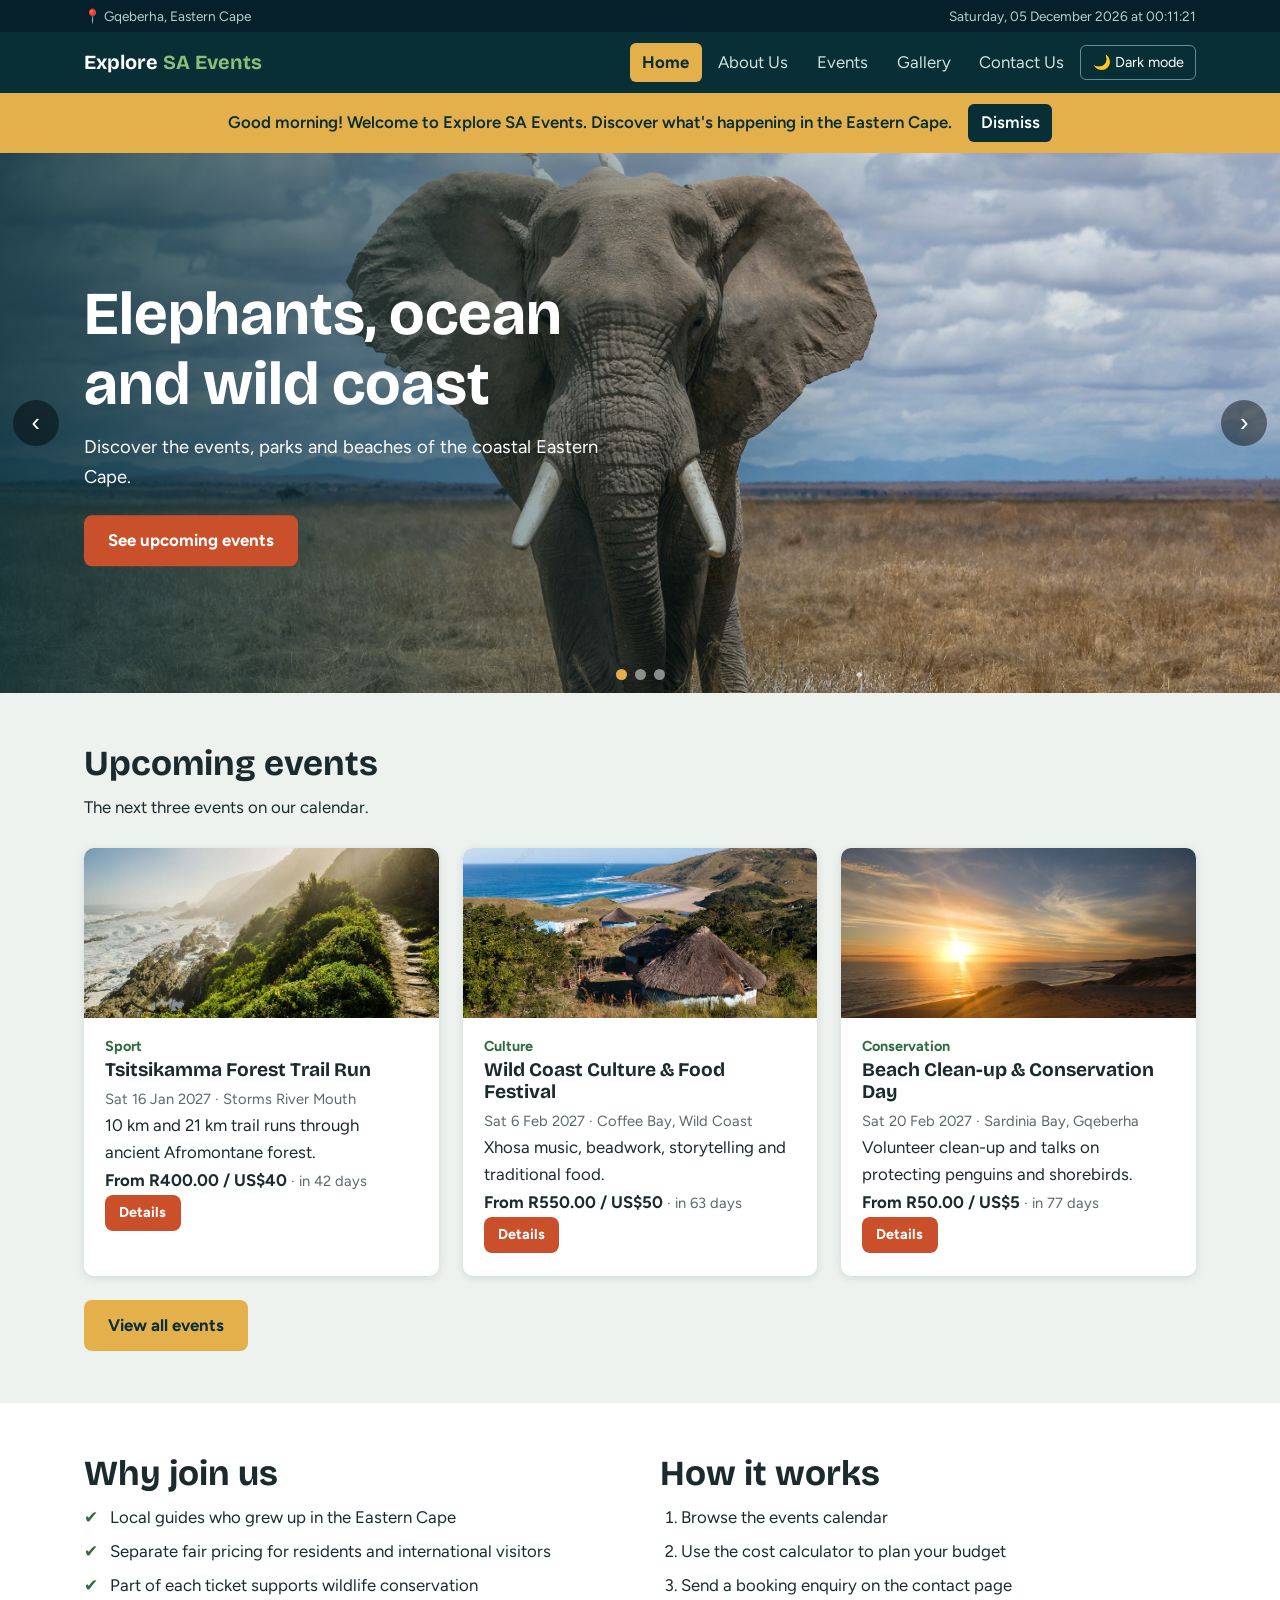
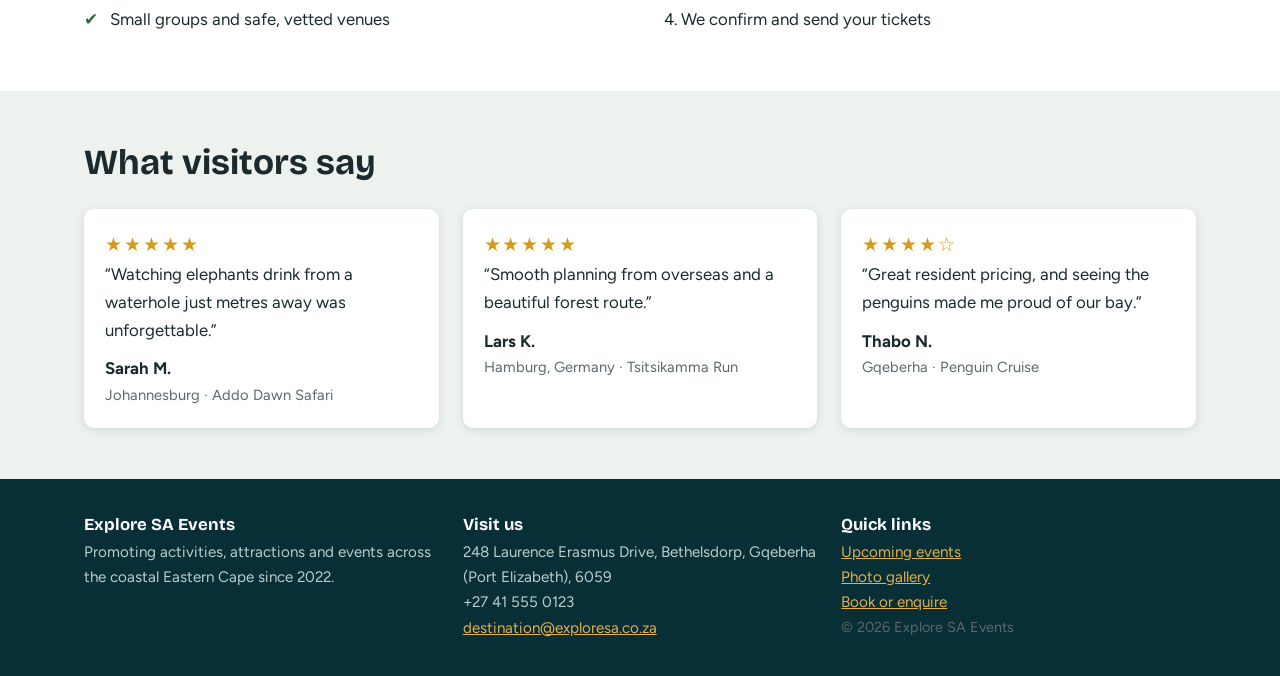
<file: WEB512_FA2_Nathanael/index.html>
<!DOCTYPE html>
<html lang="en">

<head>
    <meta charset="UTF-8">
    <meta name="viewport" content="width=device-width, initial-scale=1">
    <title>Home | Explore SA Events</title>
    <meta name="description" content="Events, parks and beaches of the coastal Eastern Cape.">
    <link rel="preconnect" href="https://fonts.googleapis.com">
    <link
        href="https://fonts.googleapis.com/css2?family=Bricolage+Grotesque:wght@600;700&family=Figtree:wght@400;600;700&display=swap"
        rel="stylesheet">
    <link rel="stylesheet" href="css/style.css">
</head>

<body id="page-index">
    <header id="site-header">
        <div class="topbar">
            <div><span>📍 Gqeberha, Eastern Cape</span><span id="datetime" aria-live="off"></span></div>
        </div>
        <nav aria-label="Main navigation"><a class="logo" href="index.html">Explore <span>SA Events</span></a>
            <ul>
                <li><a href="index.html" class="active" aria-current="page">Home</a></li>
                <li><a href="about.html">About Us</a></li>
                <li><a href="events.html">Events</a></li>
                <li><a href="gallery.html">Gallery</a></li>
                <li><a href="contact.html">Contact Us</a></li>
                <li><button id="theme-toggle" type="button" aria-pressed="false">🌙 Dark mode</button></li>
            </ul>
        </nav>
    </header>
    <main>
        <div id="welcome" role="status" hidden><span id="welcome-text"></span><button type="button"
                id="welcome-close">Dismiss</button></div>
        <section class="slideshow" id="slideshow" aria-label="Featured events slideshow">
            <article class="slide active"><img src="images/Addo elephants.jpg" alt="Elephant herd in Addo Elephant National Park">
                <div class="text">
                    <h1>Elephants, ocean and wild coast</h1>
                    <p>Discover the events, parks and beaches of the coastal Eastern Cape.</p><a class="btn"
                        href="events.html">See upcoming events</a>
                </div>
            </article>
            <article class="slide"><img src="images/penguins.jpg" alt="African penguins on Bird Island, Algoa Bay">
                <div class="text">
                    <h1>Protect the African penguin</h1>
                    <p>Join cruises and clean-ups that support endangered coastal wildlife.</p><a class="btn"
                        href="events.html">Join an event</a>
                </div>
            </article>
            <article class="slide"><img src="images/1-tsitsikamma-hike-ocean-trail-adobe-1-1024x581.jpg" alt="Afromontane forest in Tsitsikamma">
                <div class="text">
                    <h1>Forests, surf and culture</h1>
                    <p>From Tsitsikamma trails to Jeffreys Bay waves, there is an event for everyone.</p><a class="btn"
                        href="gallery.html">Open the gallery</a>
                </div>
            </article><button class="sl-btn" id="prev" type="button" aria-label="Previous slide">‹</button><button
                class="sl-btn" id="next" type="button" aria-label="Next slide">›</button>
            <div class="dots" id="dots"></div>
        </section>
        <section class="wrap">
            <h2>Upcoming events</h2>
            <p>The next three events on our calendar.</p>
            <div class="grid" id="upcoming"></div>
            <p style="margin-top:1.5rem"><a class="btn alt" href="events.html">View all events</a></p>
        </section>
        <section class="band">
            <div class="wrap split">
                <article>
                    <h2>Why join us</h2>
                    <ul class="ticks">
                        <li>Local guides who grew up in the Eastern Cape</li>
                        <li>Separate fair pricing for residents and international visitors</li>
                        <li>Part of each ticket supports wildlife conservation</li>
                        <li>Small groups and safe, vetted venues</li>
                    </ul>
                </article>
                <article>
                    <h2>How it works</h2>
                    <ol class="steps">
                        <li>Browse the events calendar</li>
                        <li>Use the cost calculator to plan your budget</li>
                        <li>Send a booking enquiry on the contact page</li>
                        <li>We confirm and send your tickets</li>
                    </ol>
                </article>
            </div>
        </section>
        <section class="wrap">
            <h2>What visitors say</h2>
            <div class="grid">
                <article class="review">
                    <div class="stars" aria-label="5 out of 5 stars">★★★★★</div>
                    <p>“Watching elephants drink from a waterhole just metres away was unforgettable.”</p>
                    <p class="who">Sarah M.</p>
                    <p class="meta">Johannesburg · Addo Dawn Safari</p>
                </article>
                <article class="review">
                    <div class="stars" aria-label="5 out of 5 stars">★★★★★</div>
                    <p>“Smooth planning from overseas and a beautiful forest route.”</p>
                    <p class="who">Lars K.</p>
                    <p class="meta">Hamburg, Germany · Tsitsikamma Run</p>
                </article>
                <article class="review">
                    <div class="stars" aria-label="4 out of 5 stars">★★★★☆</div>
                    <p>“Great resident pricing, and seeing the penguins made me proud of our bay.”</p>
                    <p class="who">Thabo N.</p>
                    <p class="meta">Gqeberha · Penguin Cruise</p>
                </article>
            </div>
        </section>
    </main>
    <footer>
        <div class="wrap">
            <section>
                <h3>Explore SA Events</h3>
                <p>Promoting activities, attractions and events across the coastal Eastern Cape since 2022.</p>
            </section>
            <section>
                <h3>Visit us</h3>
                <address style="font-style:normal">248 Laurence Erasmus Drive, Bethelsdorp, Gqeberha (Port Elizabeth),
                    6059<br>+27 41 555 0123<br><a href="mailto:destination@exploresa.co.za">destination@exploresa.co.za</a>
                </address>
            </section>
            <section>
                <h3>Quick links</h3>
                <p><a href="events.html">Upcoming events</a><br><a href="gallery.html">Photo gallery</a><br><a
                        href="contact.html">Book or enquire</a></p>
                <p class="note">© 2026 Explore SA Events</p>
            </section>
        </div>
    </footer>
    <script src="js/script.js"></script>
</body>

</html>
</file>
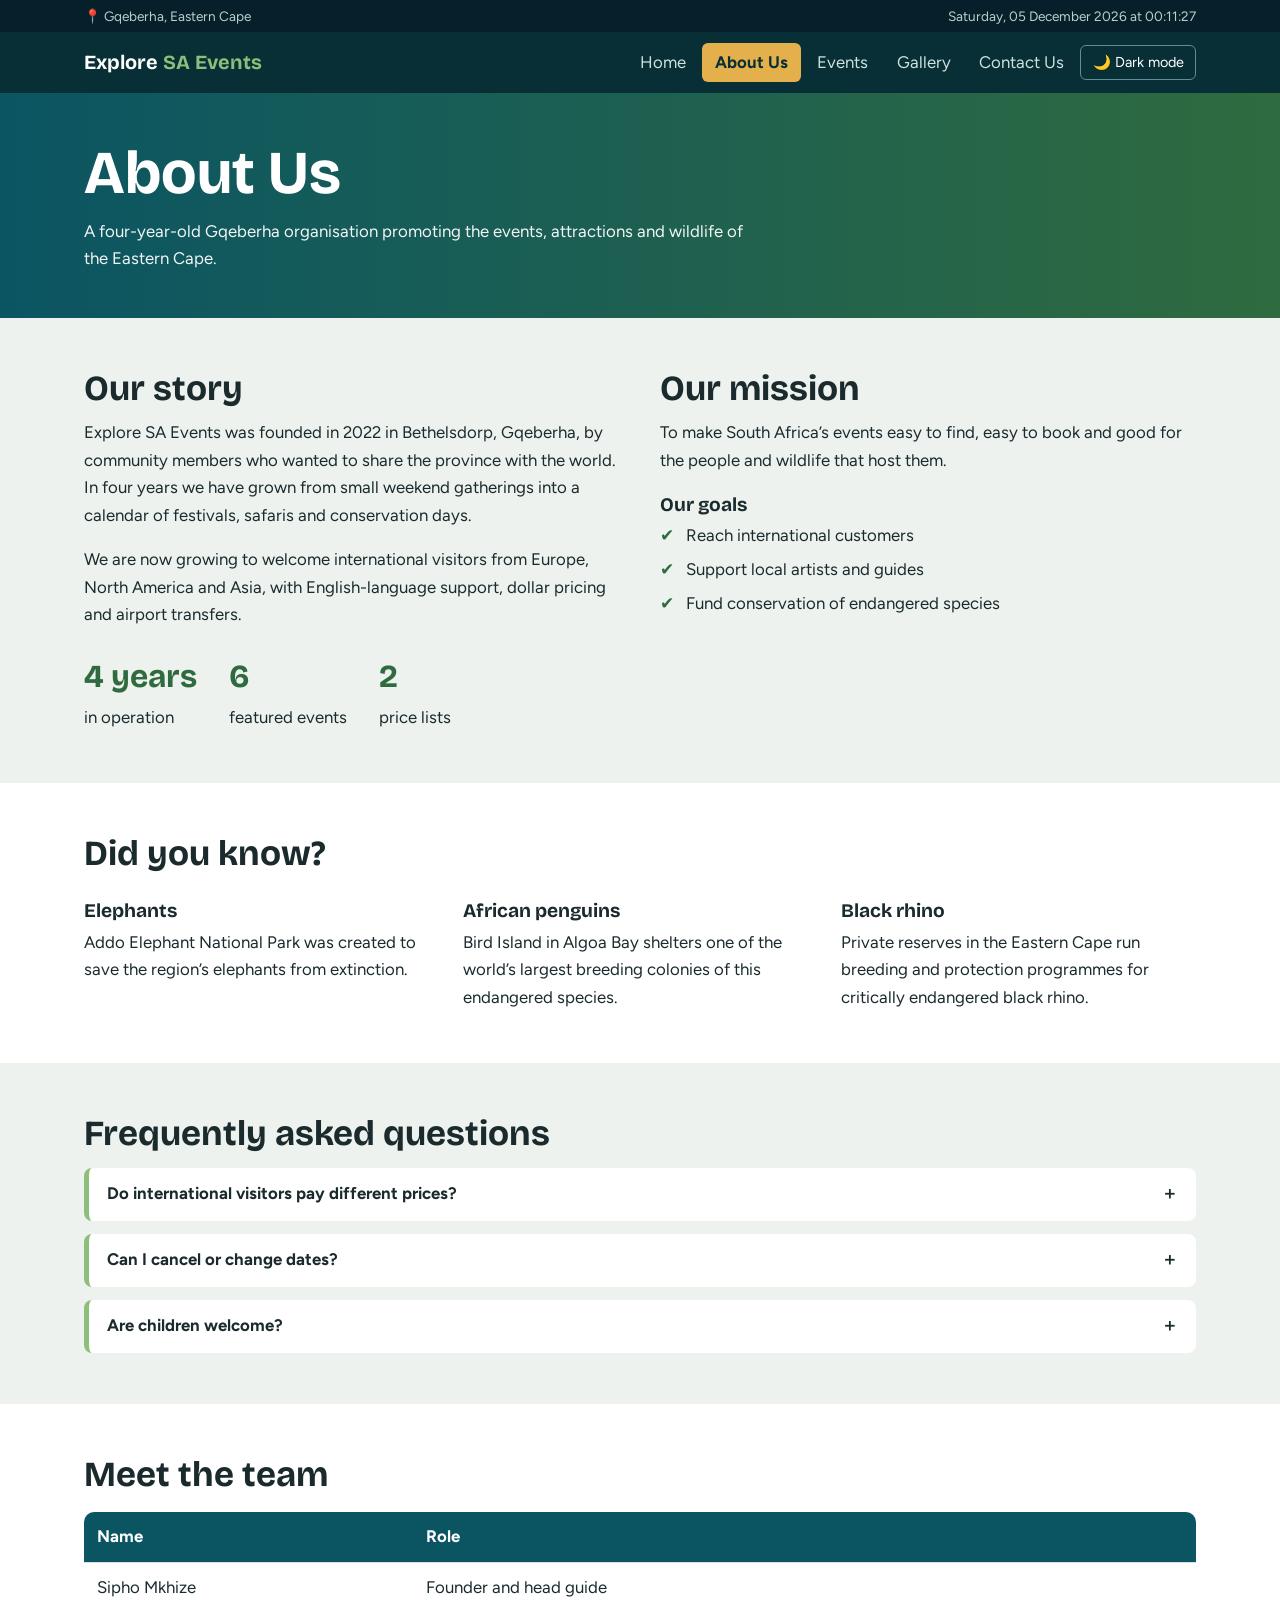
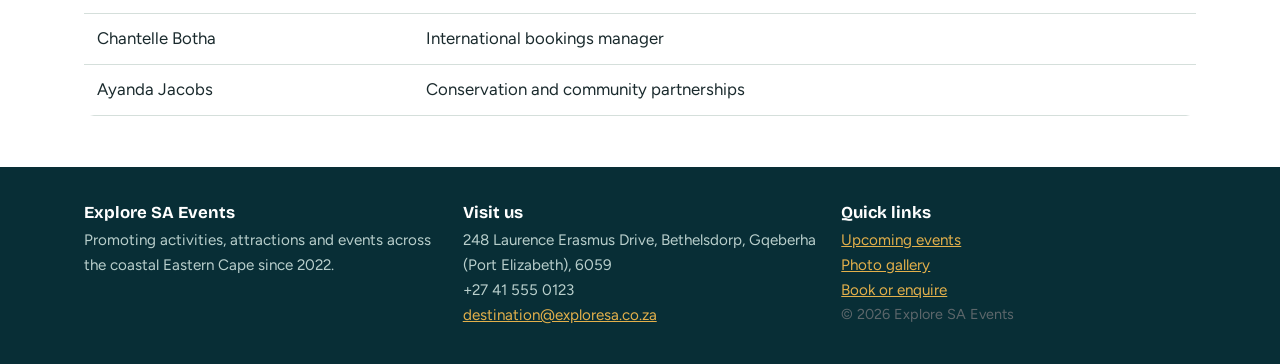
<file: WEB512_FA2_Nathanael/about.html>
<!DOCTYPE html>
<html lang="en">
<head>
<meta charset="UTF-8">
<meta name="viewport" content="width=device-width, initial-scale=1">
<title>About Us | Explore SA Events</title>
<meta name="description" content="Our story and mission.">
<link rel="preconnect" href="https://fonts.googleapis.com">
<link href="https://fonts.googleapis.com/css2?family=Bricolage+Grotesque:wght@600;700&family=Figtree:wght@400;600;700&display=swap" rel="stylesheet">
<link rel="stylesheet" href="css/style.css">
</head>
<body id="page-about">
<header id="site-header">
<div class="topbar"><div><span>📍 Gqeberha, Eastern Cape</span><span id="datetime" aria-live="off"></span></div></div>
<nav aria-label="Main navigation"><a class="logo" href="index.html">Explore <span>SA Events</span></a><ul><li><a href="index.html">Home</a></li><li><a href="about.html" class="active" aria-current="page">About Us</a></li><li><a href="events.html">Events</a></li><li><a href="gallery.html">Gallery</a></li><li><a href="contact.html">Contact Us</a></li><li><button id="theme-toggle" type="button" aria-pressed="false">🌙 Dark mode</button></li></ul></nav>
</header>
<main>
<section class="page-head"><div class="wrap"><h1>About Us</h1><p>A four-year-old Gqeberha organisation promoting the events, attractions and wildlife of the Eastern Cape.</p></div></section><section class="wrap split"><article><h2>Our story</h2><p>Explore SA Events was founded in 2022 in Bethelsdorp, Gqeberha, by community members who wanted to share the province with the world. In four years we have grown from small weekend gatherings into a calendar of festivals, safaris and conservation days.</p><p style="margin-top:1rem">We are now growing to welcome international visitors from Europe, North America and Asia, with English-language support, dollar pricing and airport transfers.</p>
<div class="stats"><div><strong>4 years</strong>in operation</div><div><strong>6</strong>featured events</div><div><strong>2</strong>price lists</div></div></article>
<article><h2>Our mission</h2><p>To make South Africa’s events easy to find, easy to book and good for the people and wildlife that host them.</p><h3 style="margin-top:1.2rem">Our goals</h3><ul class="ticks"><li>Reach international customers</li><li>Support local artists and guides</li><li>Fund conservation of endangered species</li></ul></article></section>
<section class="band"><div class="wrap"><h2>Did you know?</h2><div class="grid"><article><h3>Elephants</h3><p>Addo Elephant National Park was created to save the region’s elephants from extinction.</p></article><article><h3>African penguins</h3><p>Bird Island in Algoa Bay shelters one of the world’s largest breeding colonies of this endangered species.</p></article><article><h3>Black rhino</h3><p>Private reserves in the Eastern Cape run breeding and protection programmes for critically endangered black rhino.</p></article></div></div></section>
<section class="wrap"><h2>Frequently asked questions</h2>
<article class="faq"><button type="button" aria-expanded="false">Do international visitors pay different prices? <span>＋</span></button><div class="answer">Yes. International tickets are priced in US dollars and include extras such as transfers and extended support.</div></article>
<article class="faq"><button type="button" aria-expanded="false">Can I cancel or change dates? <span>＋</span></button><div class="answer">Dates can be changed free of charge up to 30 days before an event.</div></article>
<article class="faq"><button type="button" aria-expanded="false">Are children welcome? <span>＋</span></button><div class="answer">Yes. Children aged 3–12 receive a 50% discount on most events.</div></article></section>
<section class="band"><div class="wrap"><h2>Meet the team</h2><table><thead><tr><th scope="col">Name</th><th scope="col">Role</th></tr></thead><tbody><tr><td>Sipho Mkhize</td><td>Founder and head guide</td></tr><tr><td>Chantelle Botha</td><td>International bookings manager</td></tr><tr><td>Ayanda Jacobs</td><td>Conservation and community partnerships</td></tr></tbody></table></div></section>
</main>
<footer><div class="wrap">
<section><h3>Explore SA Events</h3><p>Promoting activities, attractions and events across the coastal Eastern Cape since 2022.</p></section>
<section><h3>Visit us</h3><address style="font-style:normal">248 Laurence Erasmus Drive, Bethelsdorp, Gqeberha (Port Elizabeth), 6059<br>+27 41 555 0123<br><a href="mailto:destination@exploresa.co.za">destination@exploresa.co.za</a></address></section>
<section><h3>Quick links</h3><p><a href="events.html">Upcoming events</a><br><a href="gallery.html">Photo gallery</a><br><a href="contact.html">Book or enquire</a></p><p class="note">© 2026 Explore SA Events</p></section>
</div></footer>
<script src="js/script.js"></script>
</body>
</html>
</file>
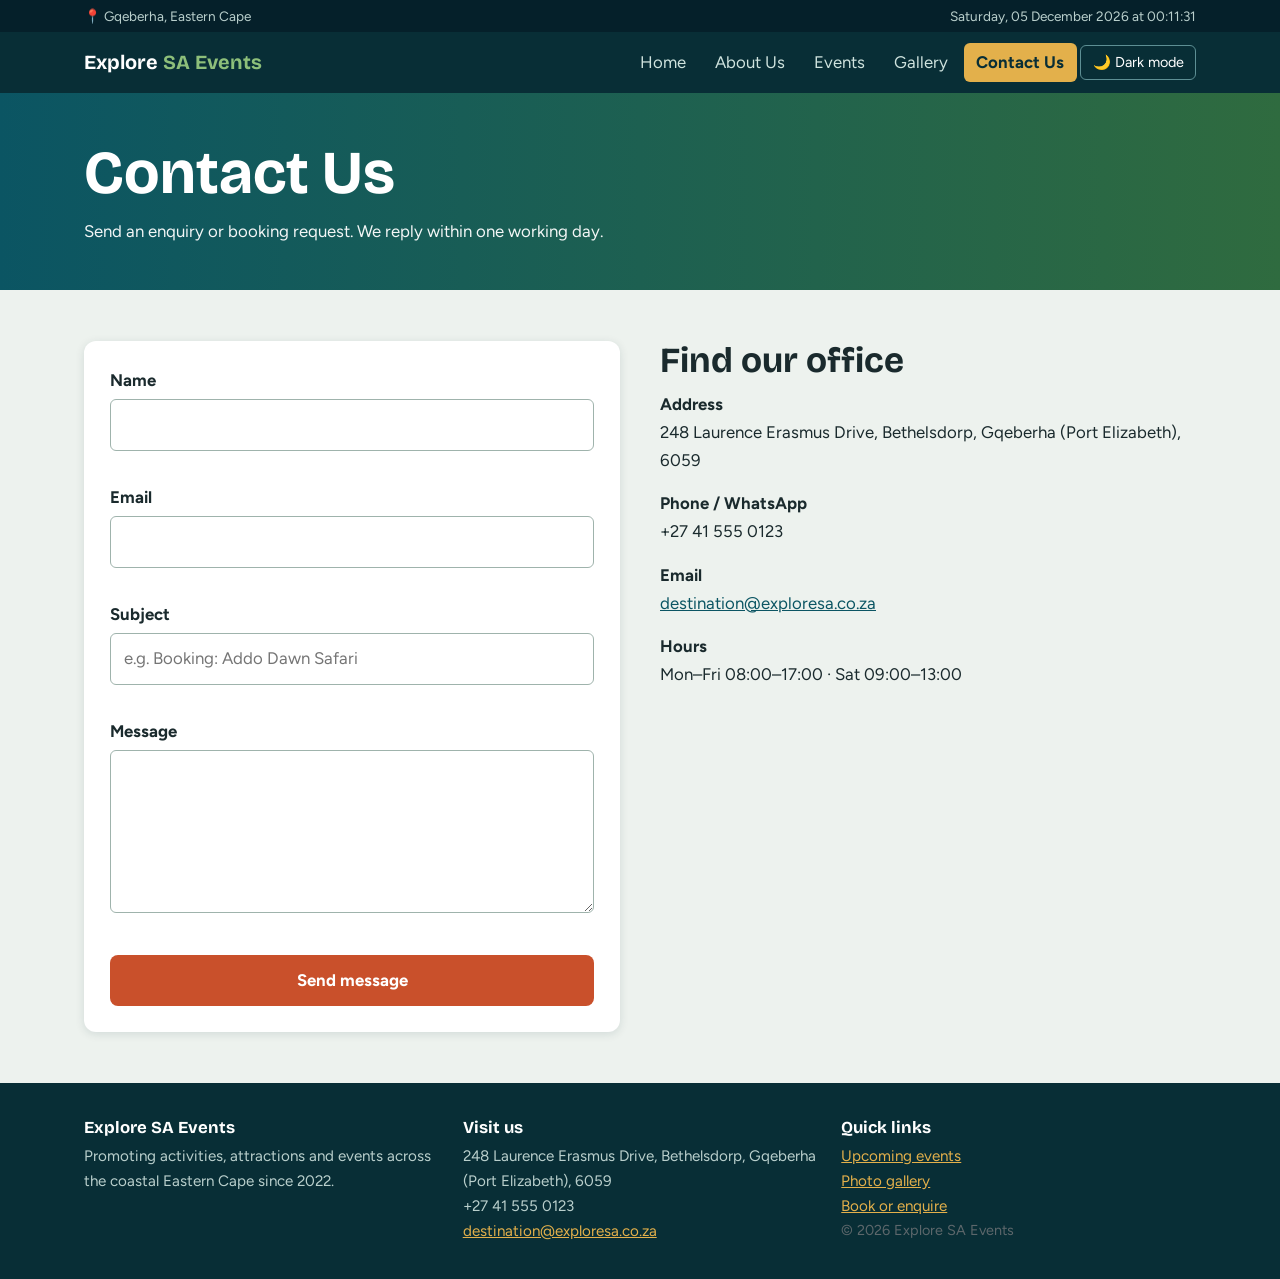
<file: WEB512_FA2_Nathanael/contact.html>
<!DOCTYPE html>
<html lang="en">

<head>
    <meta charset="UTF-8">
    <meta name="viewport" content="width=device-width, initial-scale=1">
    <title>Contact Us | Explore SA Events</title>
    <meta name="description" content="Contact Explore SA Events.">
    <link rel="preconnect" href="https://fonts.googleapis.com">
    <link
        href="https://fonts.googleapis.com/css2?family=Bricolage+Grotesque:wght@600;700&family=Figtree:wght@400;600;700&display=swap"
        rel="stylesheet">
    <link rel="stylesheet" href="css/style.css">
</head>

<body id="page-contact">
    <header id="site-header">
        <div class="topbar">
            <div><span>📍 Gqeberha, Eastern Cape</span><span id="datetime" aria-live="off"></span></div>
        </div>
        <nav aria-label="Main navigation"><a class="logo" href="index.html">Explore <span>SA Events</span></a>
            <ul>
                <li><a href="index.html">Home</a></li>
                <li><a href="about.html">About Us</a></li>
                <li><a href="events.html">Events</a></li>
                <li><a href="gallery.html">Gallery</a></li>
                <li><a href="contact.html" class="active" aria-current="page">Contact Us</a></li>
                <li><button id="theme-toggle" type="button" aria-pressed="false">🌙 Dark mode</button></li>
            </ul>
        </nav>
    </header>
    <main>
        <section class="page-head">
            <div class="wrap">
                <h1>Contact Us</h1>
                <p>Send an enquiry or booking request. We reply within one working day.</p>
            </div>
        </section>
        <section class="wrap split">
            <article>
                <form id="contact-form" class="formbox" novalidate>
                    <div><label for="name">Name</label><input id="name" name="name" type="text" autocomplete="name"
                            aria-describedby="name-err">
                        <p class="error" id="name-err"></p>
                    </div>
                    <div><label for="email">Email</label><input id="email" name="email" type="email"
                            autocomplete="email" aria-describedby="email-err">
                        <p class="error" id="email-err"></p>
                    </div>
                    <div><label for="subject">Subject</label><input id="subject" name="subject" type="text"
                            placeholder="e.g. Booking: Addo Dawn Safari" aria-describedby="subject-err">
                        <p class="error" id="subject-err"></p>
                    </div>
                    <div><label for="message">Message</label><textarea id="message" name="message" rows="5"
                            aria-describedby="message-err"></textarea>
                        <p class="error" id="message-err"></p>
                    </div>
                    <button class="btn" type="submit">Send message</button>
                </form>
                <div id="form-success" role="status"></div>
            </article>
            <article class="info">
                <h2>Find our office</h2>
                <p><strong>Address</strong><br>248 Laurence Erasmus Drive, Bethelsdorp, Gqeberha (Port Elizabeth), 6059
                </p>
                <p><strong>Phone / WhatsApp</strong><br>+27 41 555 0123</p>
                <p><strong>Email</strong><br><a href="mailto:destination@exploresa.co.za">destination@exploresa.co.za</a></p>
                <p><strong>Hours</strong><br>Mon–Fri 08:00–17:00 · Sat 09:00–13:00</p>
                <iframe class="map" title="Map of Bethelsdorp, Gqeberha" loading="lazy"
                    src="https://www.openstreetmap.org/export/embed.html?bbox=25.50%2C-33.96%2C25.62%2C-33.88&amp;layer=mapnik"></iframe>
            </article>
        </section>
    </main>
    <footer>
        <div class="wrap">
            <section>
                <h3>Explore SA Events</h3>
                <p>Promoting activities, attractions and events across the coastal Eastern Cape since 2022.</p>
            </section>
            <section>
                <h3>Visit us</h3>
                <address style="font-style:normal">248 Laurence Erasmus Drive, Bethelsdorp, Gqeberha (Port Elizabeth),
                    6059<br>+27 41 555 0123<br><a href="mailto:destination@exploresa.co.za">destination@exploresa.co.za</a>
                </address>
            </section>
            <section>
                <h3>Quick links</h3>
                <p><a href="events.html">Upcoming events</a><br><a href="gallery.html">Photo gallery</a><br><a
                        href="contact.html">Book or enquire</a></p>
                <p class="note">© 2026 Explore SA Events</p>
            </section>
        </div>
    </footer>
    <script src="js/script.js"></script>
</body>

</html>
</file>
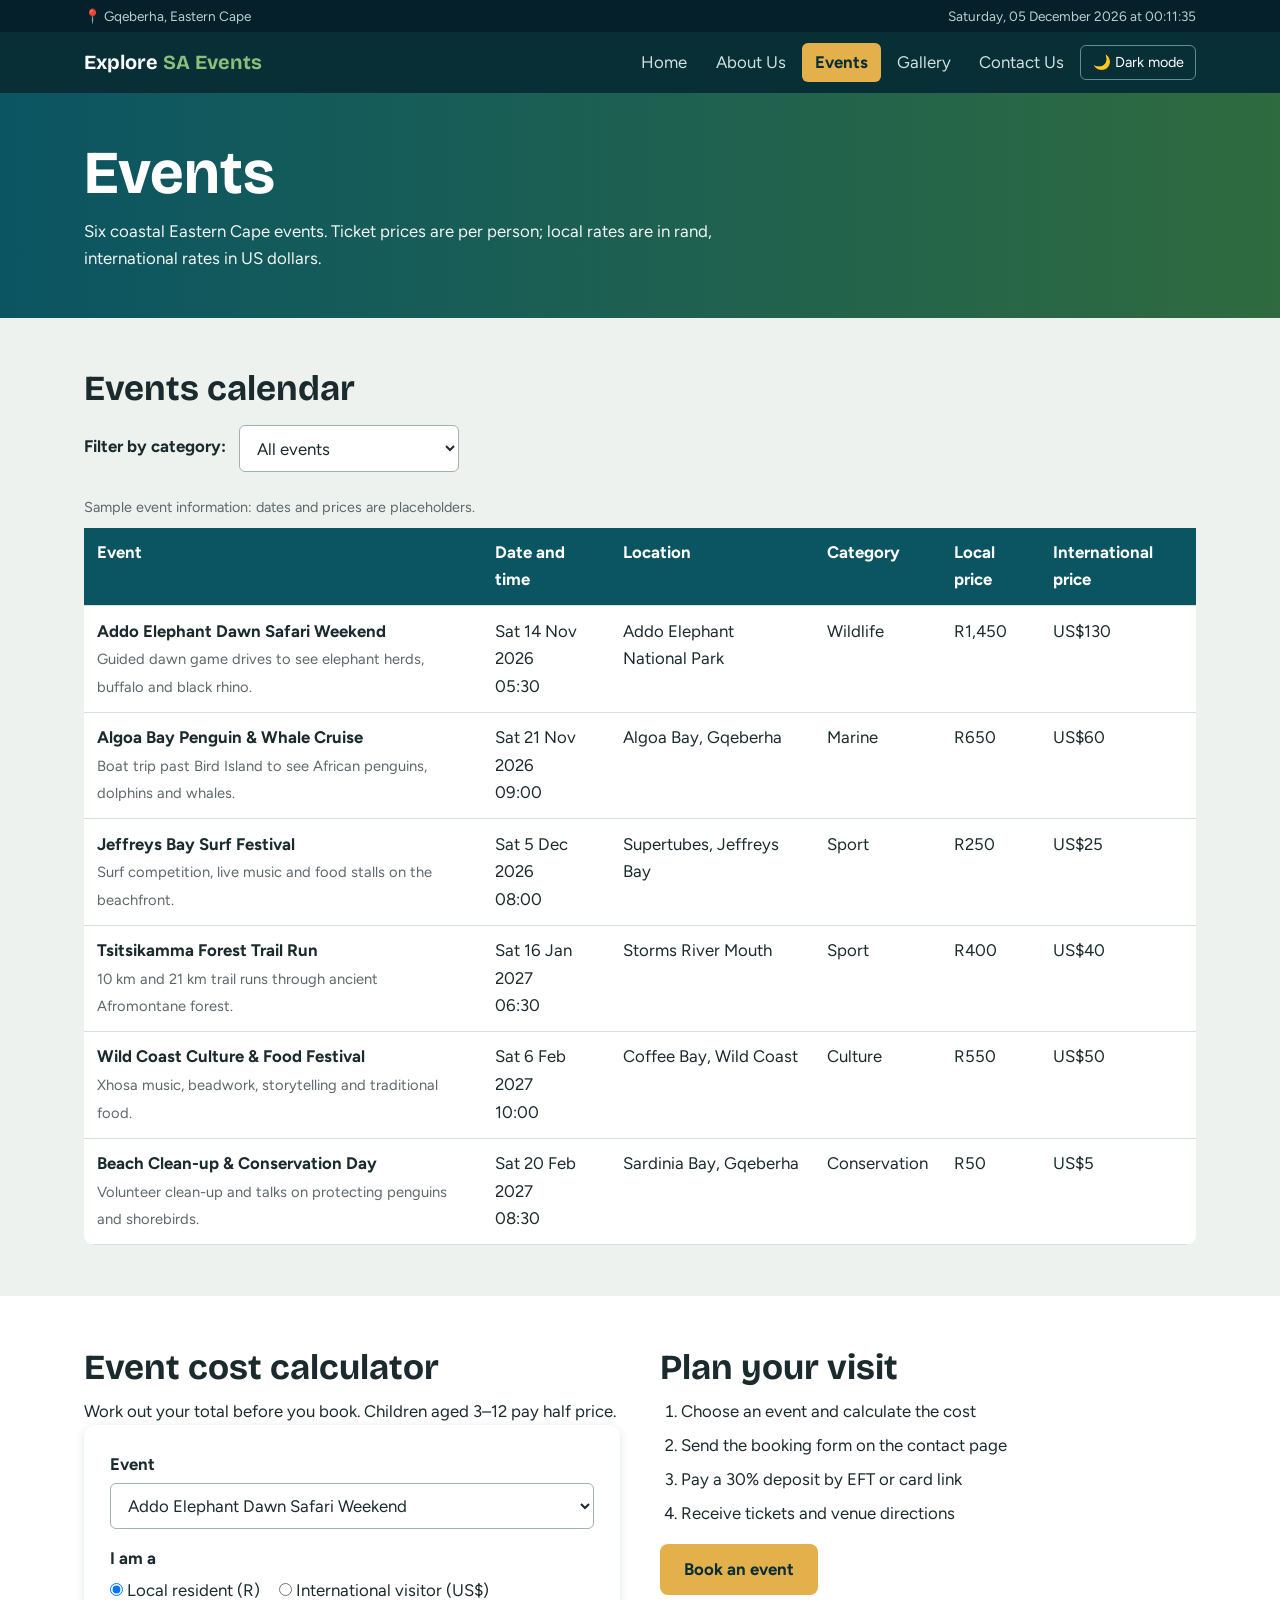
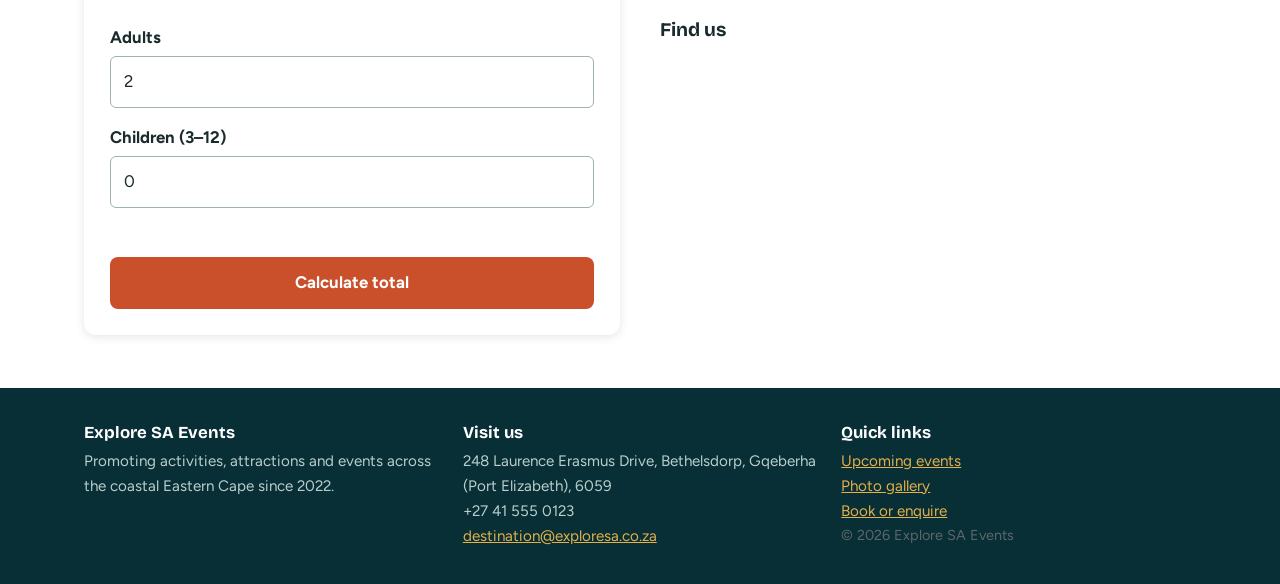
<file: WEB512_FA2_Nathanael/events.html>
<!DOCTYPE html>
<html lang="en">
<head>
<meta charset="UTF-8">
<meta name="viewport" content="width=device-width, initial-scale=1">
<title>Events | Explore SA Events</title>
<meta name="description" content="Upcoming Eastern Cape events and ticket prices.">
<link rel="preconnect" href="https://fonts.googleapis.com">
<link href="https://fonts.googleapis.com/css2?family=Bricolage+Grotesque:wght@600;700&family=Figtree:wght@400;600;700&display=swap" rel="stylesheet">
<link rel="stylesheet" href="css/style.css">
</head>
<body id="page-events">
<header id="site-header">
<div class="topbar"><div><span>📍 Gqeberha, Eastern Cape</span><span id="datetime" aria-live="off"></span></div></div>
<nav aria-label="Main navigation"><a class="logo" href="index.html">Explore <span>SA Events</span></a><ul><li><a href="index.html">Home</a></li><li><a href="about.html">About Us</a></li><li><a href="events.html" class="active" aria-current="page">Events</a></li><li><a href="gallery.html">Gallery</a></li><li><a href="contact.html">Contact Us</a></li><li><button id="theme-toggle" type="button" aria-pressed="false">🌙 Dark mode</button></li></ul></nav>
</header>
<main>
<section class="page-head"><div class="wrap"><h1>Events</h1><p>Six coastal Eastern Cape events. Ticket prices are per person; local rates are in rand, international rates in US dollars.</p></div></section><section class="wrap"><h2>Events calendar</h2>
<div class="filter"><label for="cat-filter">Filter by category:</label><select id="cat-filter" style="max-width:220px"><option value="all">All events</option><option>Conservation</option><option>Culture</option><option>Marine</option><option>Sport</option><option>Wildlife</option></select></div>
<div class="scroll"><table id="events-table"><caption class="note" style="text-align:left;padding:.5rem 0">Sample event information: dates and prices are placeholders.</caption><thead><tr><th scope="col">Event</th><th scope="col">Date and time</th><th scope="col">Location</th><th scope="col">Category</th><th scope="col">Local price</th><th scope="col">International price</th></tr></thead><tbody><tr data-cat="Wildlife"><td><strong>Addo Elephant Dawn Safari Weekend</strong><br><span class="meta">Guided dawn game drives to see elephant herds, buffalo and black rhino.</span></td><td>Sat 14 Nov 2026<br>05:30</td><td>Addo Elephant National Park</td><td>Wildlife</td><td>R1,450</td><td>US$130</td></tr><tr data-cat="Marine"><td><strong>Algoa Bay Penguin & Whale Cruise</strong><br><span class="meta">Boat trip past Bird Island to see African penguins, dolphins and whales.</span></td><td>Sat 21 Nov 2026<br>09:00</td><td>Algoa Bay, Gqeberha</td><td>Marine</td><td>R650</td><td>US$60</td></tr><tr data-cat="Sport"><td><strong>Jeffreys Bay Surf Festival</strong><br><span class="meta">Surf competition, live music and food stalls on the beachfront.</span></td><td>Sat 5 Dec 2026<br>08:00</td><td>Supertubes, Jeffreys Bay</td><td>Sport</td><td>R250</td><td>US$25</td></tr><tr data-cat="Sport"><td><strong>Tsitsikamma Forest Trail Run</strong><br><span class="meta">10 km and 21 km trail runs through ancient Afromontane forest.</span></td><td>Sat 16 Jan 2027<br>06:30</td><td>Storms River Mouth</td><td>Sport</td><td>R400</td><td>US$40</td></tr><tr data-cat="Culture"><td><strong>Wild Coast Culture & Food Festival</strong><br><span class="meta">Xhosa music, beadwork, storytelling and traditional food.</span></td><td>Sat 6 Feb 2027<br>10:00</td><td>Coffee Bay, Wild Coast</td><td>Culture</td><td>R550</td><td>US$50</td></tr><tr data-cat="Conservation"><td><strong>Beach Clean-up & Conservation Day</strong><br><span class="meta">Volunteer clean-up and talks on protecting penguins and shorebirds.</span></td><td>Sat 20 Feb 2027<br>08:30</td><td>Sardinia Bay, Gqeberha</td><td>Conservation</td><td>R50</td><td>US$5</td></tr></tbody></table></div></section>
<section class="band"><div class="wrap split"><article><h2>Event cost calculator</h2><p>Work out your total before you book. Children aged 3–12 pay half price.</p>
<form id="calc-form" class="formbox" novalidate><div><label for="calc-event">Event</label><select id="calc-event"></select></div>
<fieldset class="radio"><legend>I am a</legend><label><input type="radio" name="visitor" value="local" checked> Local resident (R)</label><label><input type="radio" name="visitor" value="intl"> International visitor (US$)</label></fieldset>
<div><label for="calc-adults">Adults</label><input id="calc-adults" type="number" min="0" max="20" value="2"></div><div><label for="calc-kids">Children (3–12)</label><input id="calc-kids" type="number" min="0" max="20" value="0"></div>
<p class="error" id="calc-error" role="alert"></p><button class="btn" type="submit">Calculate total</button></form><div id="calc-result" role="status"></div></article>
<article><h2>Plan your visit</h2><ol class="steps"><li>Choose an event and calculate the cost</li><li>Send the booking form on the contact page</li><li>Pay a 30% deposit by EFT or card link</li><li>Receive tickets and venue directions</li></ol><p style="margin-top:1rem"><a class="btn alt" href="contact.html">Book an event</a></p>
<h3 style="margin-top:1.5rem">Find us</h3><iframe class="map" title="Map showing Gqeberha, Eastern Cape" loading="lazy" src="https://www.openstreetmap.org/export/embed.html?bbox=25.40%2C-34.05%2C25.75%2C-33.85&amp;layer=mapnik"></iframe></article></div></section>
</main>
<footer><div class="wrap">
<section><h3>Explore SA Events</h3><p>Promoting activities, attractions and events across the coastal Eastern Cape since 2022.</p></section>
<section><h3>Visit us</h3><address style="font-style:normal">248 Laurence Erasmus Drive, Bethelsdorp, Gqeberha (Port Elizabeth), 6059<br>+27 41 555 0123<br><a href="mailto:destination@exploresa.co.za">destination@exploresa.co.za</a></address></section>
<section><h3>Quick links</h3><p><a href="events.html">Upcoming events</a><br><a href="gallery.html">Photo gallery</a><br><a href="contact.html">Book or enquire</a></p><p class="note">© 2026 Explore SA Events</p></section>
</div></footer>
<script src="js/script.js"></script>
</body>
</html>
</file>
<file: WEB512_FA2_Nathanael/css/style.css>
:root {
    --sea: #0B5563;
    --deep: #082E36;
    --forest: #2F6B3F;
    --leaf: #8DBF7A;
    --sand: #E3B04B;
    --coral: #C9502B;
    --stone: #5d676b;
    --bg: #EDF2EE;
    --card: #fff;
    --ink: #1A2A2D;
    --line: #d5dfdb
}

[data-theme="dark"] {
    --bg: #0f1b1e;
    --card: #172a2e;
    --ink: #e6efec;
    --line: #2a444a;
    --stone: #a6b8b5;
    --sea: #5FC0C8;
    --forest: #8DBF7A
}

* {
    box-sizing: border-box;
    margin: 0;
    padding: 0
}

body {
    font-family: "Figtree", Calibri, Arial, sans-serif;
    color: var(--ink);
    background: var(--bg);
    line-height: 1.65;
    font-size: 1.05rem
}

h1,
h2,
h3 {
    font-family: "Bricolage Grotesque", Georgia, serif;
    line-height: 1.15
}

h1 {
    font-size: clamp(2.2rem, 6vw, 3.8rem)
}

h2 {
    font-size: clamp(1.6rem, 3.5vw, 2.2rem);
    margin-bottom: .6rem
}

h3 {
    font-size: 1.2rem;
    margin-bottom: .4rem
}

a {
    color: var(--sea)
}

:focus-visible {
    outline: 3px solid var(--sand);
    outline-offset: 2px
}

header#site-header {
    background: var(--deep);
    position: sticky;
    top: 0;
    z-index: 20
}

.topbar {
    background: #05202a;
    color: #b9cfcc;
    font-size: .85rem
}

.topbar div {
    max-width: 1150px;
    margin: auto;
    padding: .3rem 1.2rem;
    display: flex;
    justify-content: space-between;
    gap: 1rem;
    flex-wrap: wrap;
    align-items: center
}

nav {
    max-width: 1150px;
    margin: auto;
    padding: .7rem 1.2rem;
    display: flex;
    flex-wrap: wrap;
    justify-content: space-between;
    align-items: center;
    gap: .5rem
}

.logo {
    font-family: "Bricolage Grotesque", Georgia, serif;
    font-weight: 700;
    font-size: 1.25rem;
    color: #fff;
    text-decoration: none
}

.logo span {
    color: var(--leaf)
}

nav ul {
    list-style: none;
    display: flex;
    flex-wrap: wrap;
    gap: .2rem;
    align-items: center
}

nav ul a {
    color: #cfe3de;
    text-decoration: none;
    padding: .35rem .8rem;
    border-radius: 6px;
    display: block
}

nav ul a:hover {
    background: rgba(255, 255, 255, .14);
    color: #fff
}

nav ul a.active {
    background: var(--sand);
    color: var(--deep);
    font-weight: 700
}

#theme-toggle {
    background: transparent;
    color: #fff;
    border: 1.5px solid #5d8f94;
    border-radius: 6px;
    padding: .3rem .7rem;
    cursor: pointer;
    font: inherit;
    font-size: .9rem
}

#theme-toggle:hover {
    background: rgba(255, 255, 255, .14)
}

.wrap {
    max-width: 1150px;
    margin: auto;
    padding: 3.2rem 1.2rem
}

.page-head {
    background: linear-gradient(90deg, var(--sea), var(--forest));
    color: #fff
}

[data-theme="dark"] .page-head {
    background: linear-gradient(90deg, #0B5563, #2F6B3F)
}

.page-head .wrap {
    padding: 2.8rem 1.2rem
}

.page-head p {
    max-width: 42rem;
    margin-top: .6rem;
    opacity: .95
}

#welcome {
    background: var(--sand);
    color: var(--deep);
    display: flex;
    justify-content: center;
    align-items: center;
    gap: 1rem;
    padding: .7rem 1.2rem;
    font-weight: 600;
    text-align: center;
    flex-wrap: wrap
}

#welcome[hidden] {
    display: none
}

#welcome button {
    background: var(--deep);
    color: #fff;
    border: 0;
    border-radius: 6px;
    padding: .3rem .8rem;
    cursor: pointer;
    font: inherit
}

.btn {
    display: inline-block;
    background: var(--coral);
    color: #fff;
    padding: .75rem 1.5rem;
    border-radius: 8px;
    text-decoration: none;
    border: 0;
    cursor: pointer;
    font: inherit;
    font-weight: 700;
    transition: transform .15s, background .15s
}

.btn:hover {
    background: #a63f1e;
    transform: translateY(-2px)
}

.btn.alt {
    background: var(--sand);
    color: var(--deep)
}

.btn.alt:hover {
    background: #cf9c3a
}

.btn.small {
    padding: .4rem .9rem;
    font-size: .9rem
}

.slideshow {
    position: relative;
    height: clamp(340px, 60vh, 560px);
    overflow: hidden;
    background: var(--deep)
}

.slide {
    position: absolute;
    inset: 0;
    opacity: 0;
    transition: opacity .8s
}

.slide.active {
    opacity: 1
}

.slide img {
    width: 100%;
    height: 100%;
    object-fit: cover
}

.slide::after {
    content: "";
    position: absolute;
    inset: 0;
    background: linear-gradient(90deg, rgba(8, 46, 54, .85), rgba(8, 46, 54, .1) 70%)
}

.slide .text {
    position: absolute;
    z-index: 2;
    left: max(1.2rem, calc((100% - 1150px)/2 + 1.2rem));
    top: 50%;
    transform: translateY(-50%);
    color: #fff;
    max-width: 34rem
}

.slide .text p {
    margin: .8rem 0 1.4rem;
    font-size: 1.15rem
}

.sl-btn {
    position: absolute;
    top: 50%;
    transform: translateY(-50%);
    z-index: 3;
    background: rgba(0, 0, 0, .45);
    color: #fff;
    border: 0;
    font-size: 1.6rem;
    width: 46px;
    height: 46px;
    border-radius: 50%;
    cursor: pointer
}

.sl-btn:hover {
    background: var(--sand);
    color: var(--deep)
}

#prev {
    left: .8rem
}

#next {
    right: .8rem
}

.dots {
    position: absolute;
    bottom: .8rem;
    left: 0;
    right: 0;
    display: flex;
    justify-content: center;
    gap: .5rem;
    z-index: 3
}

.dots span {
    width: 11px;
    height: 11px;
    border-radius: 50%;
    background: rgba(255, 255, 255, .5);
    cursor: pointer
}

.dots span.on {
    background: var(--sand)
}

.grid {
    display: grid;
    grid-template-columns: repeat(auto-fit, minmax(260px, 1fr));
    gap: 1.5rem;
    margin-top: 1.6rem
}

.card {
    background: var(--card);
    border-radius: 10px;
    overflow: hidden;
    box-shadow: 0 2px 10px rgba(8, 46, 54, .12);
    display: flex;
    flex-direction: column;
    transition: transform .15s
}

.card:hover {
    transform: translateY(-4px)
}

.card img {
    width: 100%;
    height: 170px;
    object-fit: cover
}

.card .body {
    padding: 1.1rem 1.3rem 1.4rem
}

.tag {
    font-size: .9rem;
    color: var(--forest);
    font-weight: 700
}

.meta {
    font-size: .92rem;
    color: var(--stone)
}

.split {
    display: grid;
    grid-template-columns: repeat(auto-fit, minmax(310px, 1fr));
    gap: 2.5rem;
    align-items: start
}

.band {
    background: var(--card)
}

.stats {
    display: flex;
    flex-wrap: wrap;
    gap: 2rem;
    margin-top: 1.4rem
}

.stats strong {
    display: block;
    font-size: 2rem;
    font-family: "Bricolage Grotesque", Georgia, serif;
    color: var(--forest)
}

ul.ticks {
    list-style: none
}

ul.ticks li {
    padding-left: 1.6rem;
    position: relative;
    margin-bottom: .4rem
}

ul.ticks li::before {
    content: "✔";
    position: absolute;
    left: 0;
    color: var(--forest)
}

ol.steps {
    margin-left: 1.3rem
}

ol.steps li {
    margin-bottom: .4rem
}

.faq {
    background: var(--card);
    border-radius: 8px;
    border-left: 5px solid var(--leaf);
    margin-top: .8rem;
    padding: .8rem 1.1rem
}

.faq button {
    background: none;
    border: 0;
    color: var(--ink);
    font: inherit;
    font-weight: 700;
    cursor: pointer;
    width: 100%;
    text-align: left;
    display: flex;
    justify-content: space-between
}

.faq button:hover {
    color: var(--sea)
}

.faq .answer {
    display: none;
    margin-top: .6rem
}

.faq .answer.open {
    display: block
}

table {
    width: 100%;
    border-collapse: collapse;
    background: var(--card);
    border-radius: 10px;
    overflow: hidden;
    margin-top: 1rem
}

th,
td {
    text-align: left;
    padding: .7rem .8rem;
    border-bottom: 1px solid var(--line);
    vertical-align: top
}

th {
    background: var(--sea);
    color: #fff
}

[data-theme="dark"] th {
    background: #0B5563
}

tbody tr:hover {
    background: rgba(141, 191, 122, .18)
}

.scroll {
    overflow-x: auto
}

.filter {
    display: flex;
    gap: .8rem;
    align-items: center;
    flex-wrap: wrap;
    margin-top: 1rem
}

.gallery {
    display: grid;
    grid-template-columns: repeat(auto-fill, minmax(250px, 1fr));
    gap: 1rem;
    margin-top: 1.5rem
}

.gallery figure {
    border-radius: 10px;
    overflow: hidden;
    background: var(--card);
    box-shadow: 0 2px 10px rgba(8, 46, 54, .12);
    cursor: pointer
}

.gallery img {
    width: 100%;
    height: 200px;
    object-fit: cover;
    display: block;
    transition: transform .3s
}

.gallery figure:hover img {
    transform: scale(1.06)
}

figcaption {
    padding: .7rem 1rem;
    font-size: .95rem;
    background: var(--card);
    position: relative
}

dialog {
    border: 0;
    border-radius: 12px;
    max-width: min(900px, 92vw);
    padding: 0;
    background: var(--card);
    color: var(--ink);
    margin: auto
}

dialog::backdrop {
    background: rgba(0, 0, 0, .7)
}

dialog img {
    width: 100%;
    display: block
}

dialog div {
    padding: 1rem 1.3rem;
    display: flex;
    justify-content: space-between;
    align-items: center;
    gap: 1rem
}

.review {
    background: var(--card);
    border-radius: 10px;
    padding: 1.3rem;
    box-shadow: 0 2px 10px rgba(8, 46, 54, .12)
}

.stars {
    color: #D49A1C;
    font-size: 1.2rem;
    letter-spacing: .1em
}

.who {
    font-weight: 700;
    margin-top: .7rem
}

form {
    display: grid;
    gap: 1rem
}

label,
legend {
    font-weight: 700;
    display: block;
    margin-bottom: .25rem
}

fieldset {
    border: 0
}

.radio label {
    display: inline-block;
    font-weight: 400;
    margin-right: 1.2rem
}

.radio input {
    width: auto
}

input,
select,
textarea {
    width: 100%;
    padding: .7rem .8rem;
    border: 1.5px solid #9fb3ac;
    border-radius: 6px;
    font: inherit;
    background: var(--card);
    color: var(--ink)
}

input[aria-invalid="true"],
textarea[aria-invalid="true"] {
    border-color: #c0392b;
    background: rgba(192, 57, 43, .08)
}

.error {
    color: #c0392b;
    font-size: .9rem;
    min-height: 1.2em;
    font-weight: 600
}

[data-theme="dark"] .error {
    color: #ff8a7a
}

.formbox {
    background: var(--card);
    border-radius: 12px;
    padding: 1.6rem;
    box-shadow: 0 2px 10px rgba(8, 46, 54, .12)
}

#form-success,
#calc-result {
    display: none;
    margin-top: 1rem;
    padding: 1rem;
    border-radius: 8px;
    background: rgba(141, 191, 122, .25);
    border-left: 5px solid var(--forest);
    font-weight: 600
}

#form-success.show,
#calc-result.show {
    display: block
}

.note {
    font-size: .9rem;
    color: var(--stone)
}

.info p {
    margin-bottom: 1rem
}

.map {
    width: 100%;
    height: 280px;
    border: 0;
    border-radius: 10px
}

footer {
    background: var(--deep);
    color: #b9cfcc
}

footer .wrap {
    padding: 2.2rem 1.2rem;
    display: grid;
    grid-template-columns: repeat(auto-fit, minmax(220px, 1fr));
    gap: 1.5rem;
    font-size: .95rem
}

footer a {
    color: var(--sand)
}

footer h3 {
    color: #fff;
    font-size: 1.05rem
}

@media(max-width:640px) {
    nav {
        justify-content: center
    }

    .slide .text {
        left: 1.2rem;
        right: 1.2rem
    }
}
</file>
